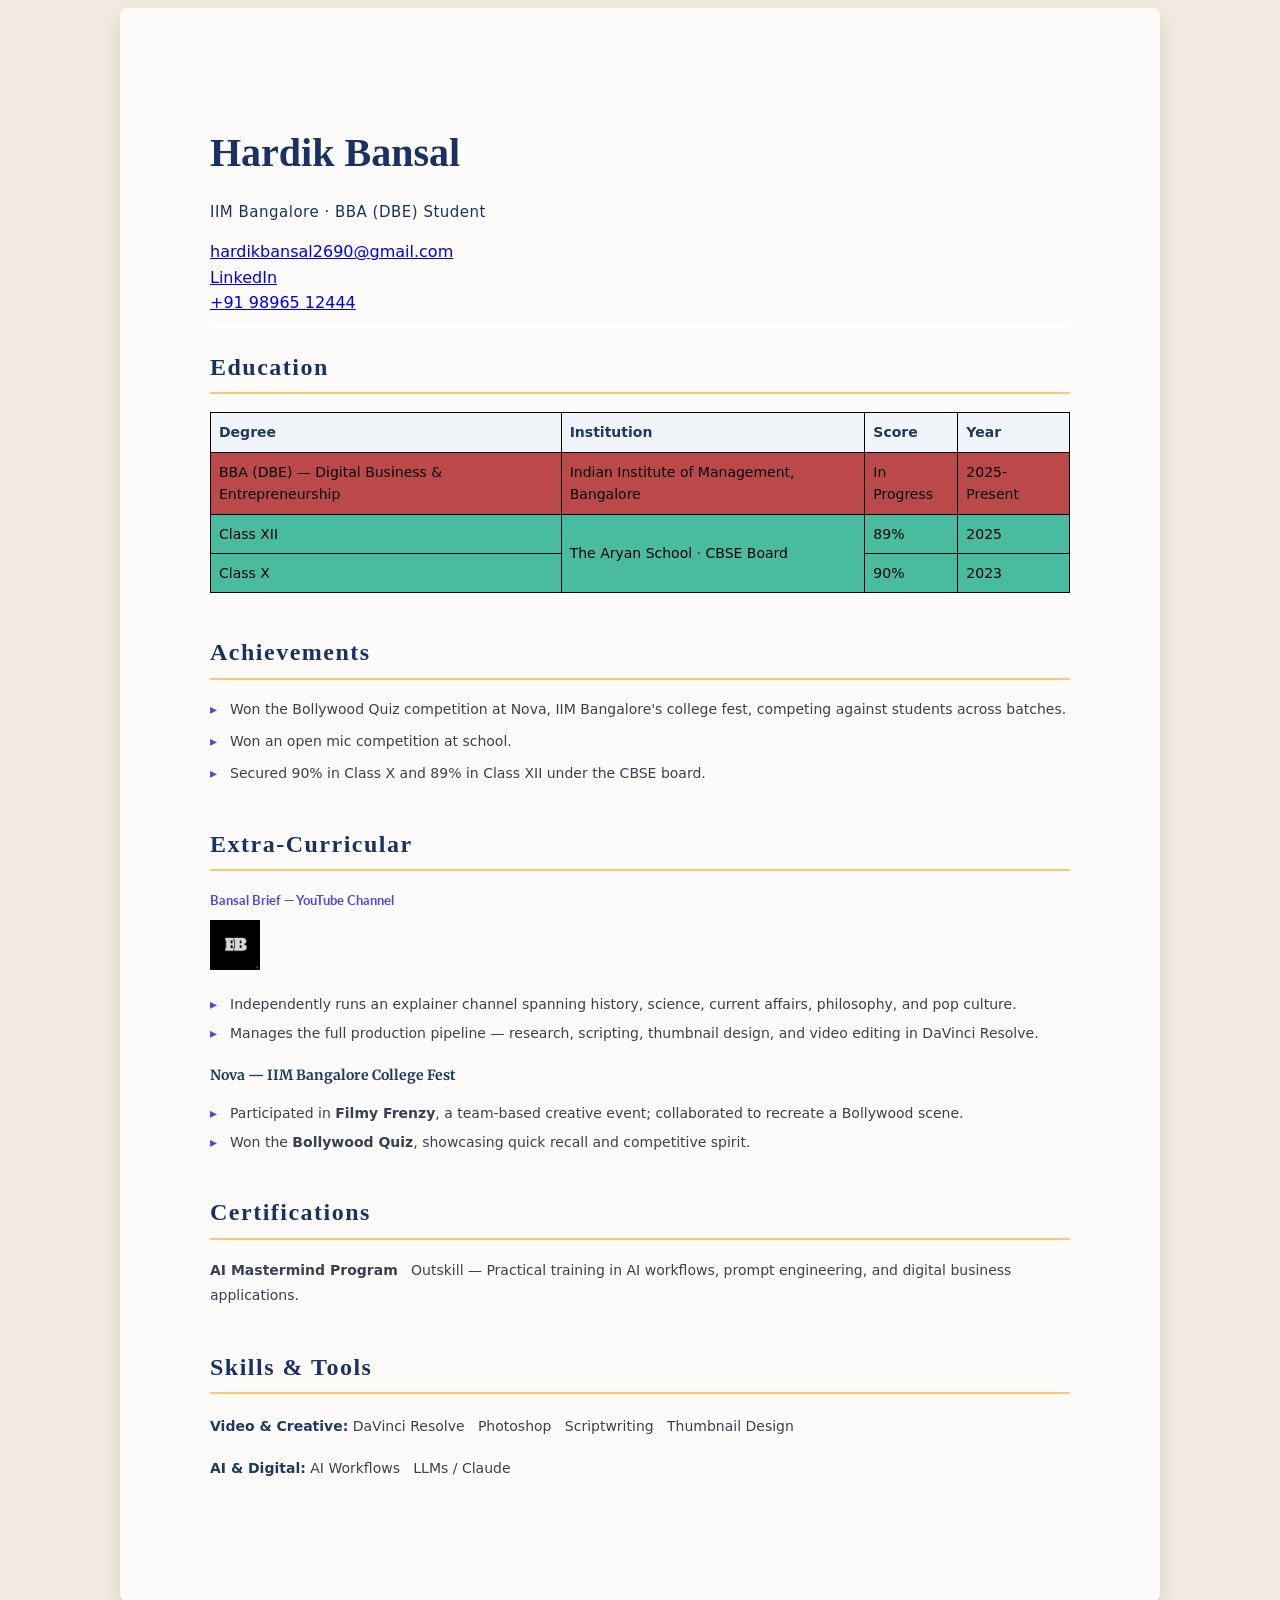
<file: index.html>
<!DOCTYPE html>
<html lang="en">

<head>
  <meta charset="UTF-8" />
  <meta name="viewport" content="width=device-width, initial-scale=1.0" />
  <title>Hardik Bansal — Resume</title>
  <link rel="stylesheet" href="styling.css" />
</head>

<body>
 <div class="resume-container">

  <main class="resume">

    
      <section>
        <h1 class = name>Hardik Bansal</h1>
        <p>IIM Bangalore · BBA (DBE) Student</p>

        <div id="Contact">
       <div   id="mail"> <a  href="mailto:hardikbansal2690@gmail.com">hardikbansal2690@gmail.com</a></div>
        <div id="linkedin"><a id="linkedin"href="https://www.linkedin.com/in/hardik-bansal-59b429384/" target="_blank" rel="noopener noreferrer">LinkedIn</a></div>
        <div id="phone"><a  href="tel:+919896512444">+91 98965 12444</a></div>
        </div>
      
      </section>


      <!-- EDUCATION -->
      <section id="education">
        <h2>Education</h2>

        <table style="border-collapse: collapse; color: black; width: 100%;">
          <thead>
            <tr>
              <th style="border: 1px solid black; padding: 8px;">Degree</th>
              <th style="border: 1px solid black; padding: 8px;">Institution</th>
              <th style="border: 1px solid black; padding: 8px;">Score</th>
              <th style="border: 1px solid black; padding: 8px;">Year</th>
            </tr>
          </thead>
          <tbody>
            <tr>
              <td style="border: 1px solid black;background-color:#b32e2edc ; padding: 8px;">BBA (DBE) — Digital Business &amp; Entrepreneurship</td>
              <td style="border: 1px solid black;background-color:#b32e2edc ; padding: 8px;">Indian Institute of Management, Bangalore</td>
              <td style="border: 1px solid black;background-color:#b32e2edc ; padding: 8px;">In Progress</td>
              <td style="border: 1px solid black;background-color:#b32e2edc ; padding: 8px;">2025- Present</td>
            </tr>
            <tr>
              <td style="border: 1px solid black;black; background-color:#2eb392dc ; padding: 8px;">Class XII</td>
              <!-- rowspan=2 because Aryan School is shared by Class XII and X -->
              <td rowspan="2" style="border: 1px solid black;background-color:#2eb392dc ; padding: 8px;">The Aryan School · CBSE Board</td>
              <td style="border: 1px solid black;background-color:#2eb392dc ; padding: 8px;">89%</td>
              <td style="border: 1px solid black;background-color:#2eb392dc ; padding: 8px;">2025</td>
            </tr>
            <tr>
              <td style="border: 1px solid black;background-color:#2eb392dc ; padding: 8px;">Class X</td>
              <td style="border: 1px solid black;background-color:#2eb392dc ; padding: 8px;">90%</td>
              <td style="border: 1px solid black;background-color:#2eb392dc ; padding: 8px;">2023</td>
            </tr>
          </tbody>
        </table>

      </section>


      <!-- ACHIEVEMENTS -->
      <section id="achievements">
        <h2>Achievements</h2>

        <ul>
          <li>Won the Bollywood Quiz competition at Nova, IIM Bangalore's college fest, competing against students across batches.</li>
          <li>Won an open mic competition at school.</li>
          <li>Secured 90% in Class X and 89% in Class XII under the CBSE board.</li>
        </ul>

      </section>


      <!-- EXTRA-CURRICULAR -->
      <section id="extracurricular">
        <h2>Extra-Curricular</h2>

        <div>
            <h3 style="font-family:Merriweather', serif ;"><a href="https://youtube.com/@bansalbrief" target="_blank" rel="noopener noreferrer">Bansal Brief — YouTube Channel</a></h3>
           <img id="Logo" height="50px" width="50px" src="Gemini_Generated_Image_2hm8av2hm8av2hm8.png" alt="Logo">
          <ul>
            <li>Independently runs an explainer channel spanning history, science, current affairs,
              philosophy, and pop culture.</li>
            <li>Manages the full production pipeline — research, scripting, thumbnail design,
              and video editing in DaVinci Resolve.</li>
          </ul>
        </div>

        <div>
          <h3>Nova — IIM Bangalore College Fest</h3>
          <ul>
            <li>Participated in <strong>Filmy Frenzy</strong>, a team-based creative event;
              collaborated to recreate a Bollywood scene.</li>
            <li>Won the <strong>Bollywood Quiz</strong>, showcasing quick recall and competitive spirit.</li>
          </ul>
        </div>

      </section>


      <!-- CERTIFICATIONS -->
      <section id="certifications">
        <h2>Certifications</h2>

        <p><strong>AI Mastermind Program</strong> &nbsp; Outskill — Practical training in AI workflows, prompt engineering, and digital business applications.</p>

      </section>


      <!-- SKILLS & TOOLS -->
      <section id="skills">
        <h2>Skills &amp; Tools</h2>

        <p><strong>Video &amp; Creative:</strong> DaVinci Resolve &nbsp; Photoshop &nbsp; Scriptwriting &nbsp; Thumbnail Design</p>
        <p><strong>AI &amp; Digital:</strong> AI Workflows   &nbsp; LLMs / Claude</p>
        
      </section>

  </main>
  </div>
</body>
</html>
</file>
<file: styling.css>
@import url('https://fonts.googleapis.com/css2?family=Merriweather:wght@400;700&family=Lato:wght@400;700&display=swap');

  


body {
  font-family:system-ui, -apple-system, BlinkMacSystemFont, 'Segoe UI', Roboto, Oxygen, Ubuntu, Cantarell, 'Open Sans', 'Helvetica Neue', sans-serif;
  font-size: 16px;
  line-height: 1.6;
  background-color: #F2EAE0;
  align-items: center;
  display: flex;
  justify-content: center;}
  



.resume-container {
    background-color:#fcfbf9; 
    max-width: 1000px; 
    margin: 0 auto; 
    padding: 30px; 
    box-shadow: 0 10px 25px rgba(0, 0, 0, 0.1);
    border-radius: 8px; 
}



main {
  flex: 1;
  padding: 50px 60px;
  max-width: 860px;
}


main > section:first-child {
  margin-bottom: 20px;
  border-bottom: 2px solid #ffffff;
  padding-bottom: 10px;
}

h1 {
  font-family: 'Times New Roman', Times, serif;
  font-size: 40px;
  color: #1A3263;
  margin-bottom: 6px;
}



main > section:first-child p {
  font-size: 15px;
  color: #1A3263;
  letter-spacing: 0.5px;
}



section {
  margin-bottom: 40px;
}

h2 {
  font-family:'Times New Roman', Times, serif;
  color: #1A3263 ;
  border-bottom: 2px solid #FFC570;
  padding-bottom: 6px;
  margin-bottom: 18px;;
  letter-spacing: 1.5px;
}

table {
  width: 100%;
  border-collapse: collapse;
  color: #1a1a1a;
  font-size: 14px;
}

thead tr {
  background-color: #f1f5f9;
}

th, td {
  border: 1px solid black;
  padding: 10px 14px;
  text-align: left;
}

th {
  font-weight: 700;
  color: #1e3a5f;
}



#achievements ul {
  list-style: none;
  padding-left: 0;
  display: flex;
  flex-direction: column;
  gap: 10px;
}

#achievements ul li {
  font-size: 14px;
  color: #374151;
  padding-left: 20px;
  position: relative;
}

#achievements ul li::before {
  content: "▸";
  color: #4f46e5;
  position: absolute;
  left: 0;
}



#extracurricular div {
  margin-bottom: 20px;
}

#extracurricular h3 {
  font-family: 'Merriweather', serif;
  font-size: 14px;
  color: #1e3a5f;
  margin-bottom: 8px;
}

#extracurricular h3 a {
  font-family: 'Lato', sans-serif;
  font-size: 13px;
  color: #4f46e5;
  text-decoration: none;
}

#extracurricular h3 a:hover {
  text-decoration: underline;
}

#extracurricular ul {
  list-style: none;
  padding-left: 0;
  display: flex;
  flex-direction: column;
  gap: 6px;
}

#extracurricular ul li {
  font-size: 14px;
  color: #374151;
  padding-left: 20px;
  position: relative;
}

#extracurricular ul li::before {
  content: "▸";
  color: #4f46e5;
  position: absolute;
  left: 0;
}



#certifications p {
  font-size: 14px;
  color: #374151;
  line-height: 1.8;
}



#skills p {
  font-size: 14px;
  color: #374151;
  line-height: 2;
}

#skills p strong {
  color: #1e3a5f;
}
</file>
